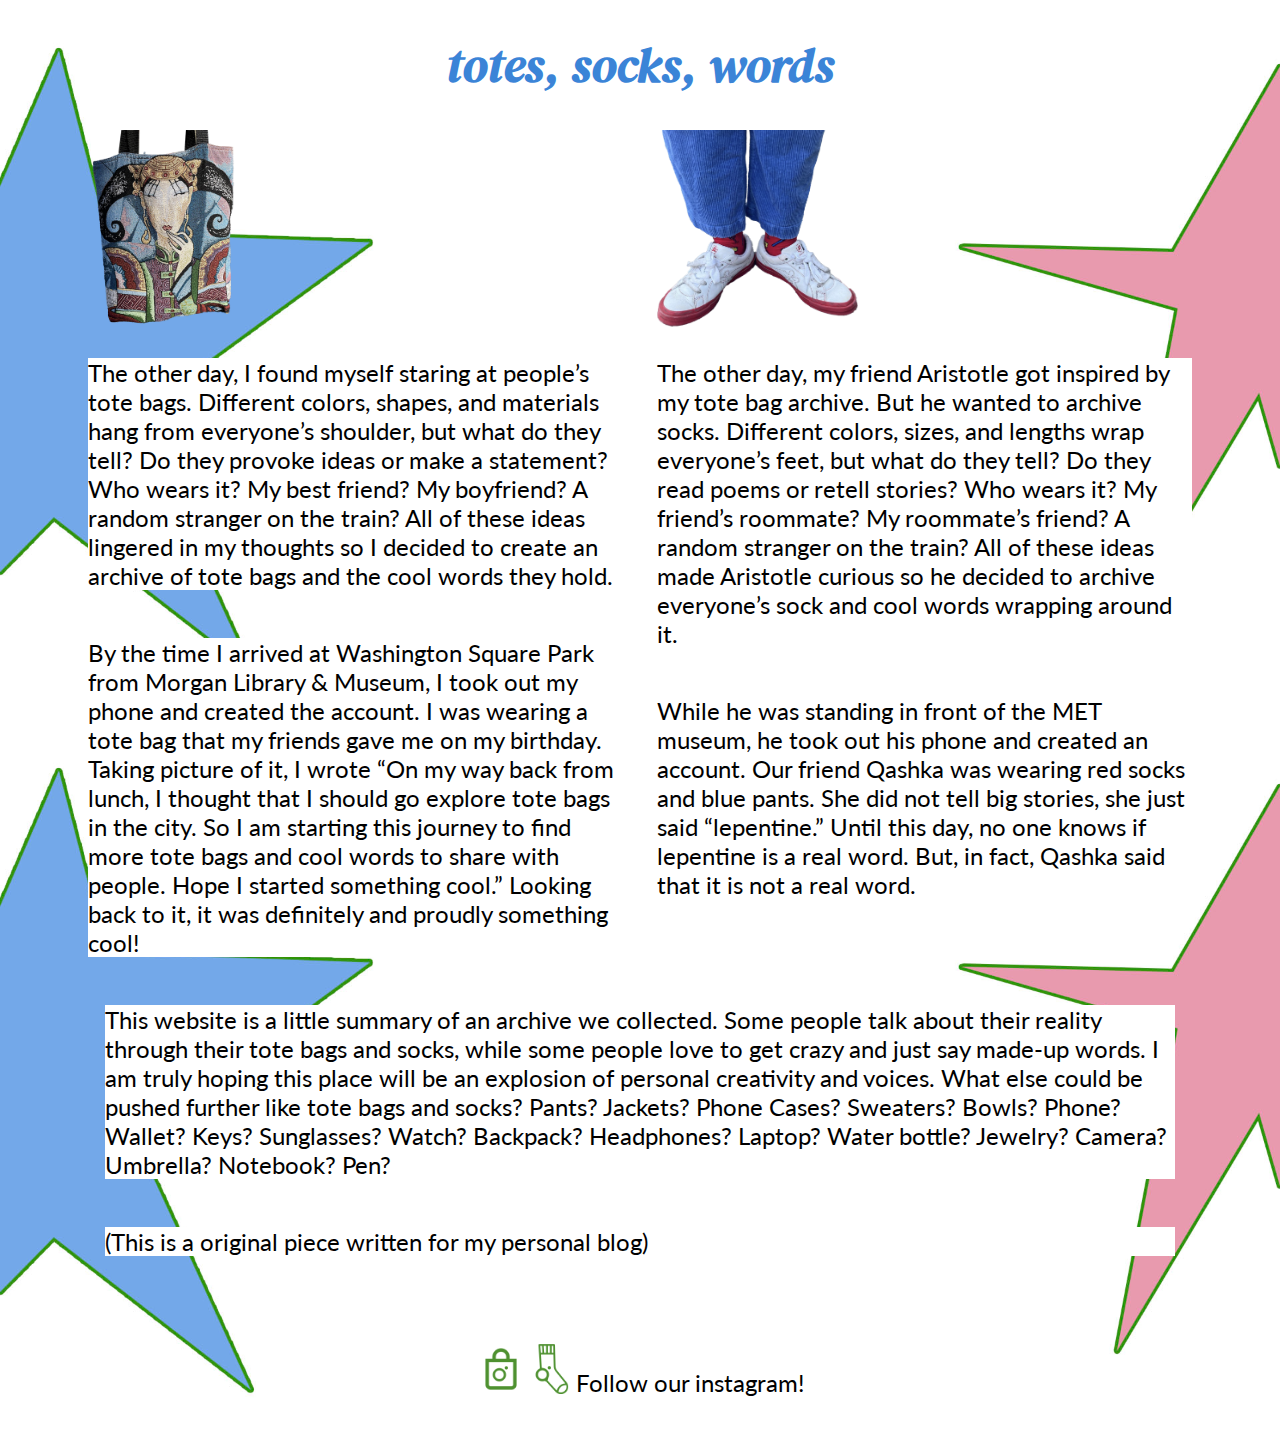
<file: index.html>
<!DOCTYPE html>
<html lang="en">
<head>
    <meta charset="UTF-8">
    <meta http-equiv="X-UA-Compatible" content="IE=edge">
    <meta name="viewport" content="width=device-width, initial-scale=1.0">
    <title>Totes Socks Words</title>
    <link rel="stylesheet" type="text/css" href="styles.css">
    <link rel="icon" type="image/png" href="images/favicon.png">
</head>
<body>
    <header>
        <h1><a href="totebag.html" title="Tote bags archive">totes,</a> <a href="socks.html" title="Socks archive">socks,</a> <a href="index.html" title="Homepage">words</a></h1>
    </header>
    
    <main id="homepage">
        <div id="homesect" class="a">
            <a href="totebag.html" title="Tote bags archive"><img src="images/firsttote.png" srcset="images/firsttote-2x.png 2x" width=auto height="200" alt="a blue tote bag with picture of a Mongolian queen" id="hometote"></a>
            <p id="totetext">The other day, I found myself staring at people’s tote bags. Different colors, shapes, and materials hang from everyone’s shoulder, but what do they tell? Do they provoke ideas or make a statement? Who wears it? My best friend? My boyfriend? A random stranger on the train? All of these ideas lingered in my thoughts so I decided to create an archive of tote bags and the cool words they hold.</p>
            <p id="totetext">By the time I arrived at Washington Square Park from Morgan Library & Museum, I took out my phone and created the account. I was wearing a tote bag that my friends gave me on my birthday. Taking picture of it, I wrote “On my way back from lunch, I thought that I should go explore tote bags in the city. So I am starting this journey to find more tote bags and cool words to share with people. Hope I started something cool.” Looking back to it, it was definitely and proudly something cool!</p>
        </div>
        <div id="homesect" class="b">
            <a href="socks.html" title="Socks archive"><img src="images/firstsocks.png" srcset="images/firstsocks-2x.png" width=auto height="200" alt="red socks, blue pants, white and red shoes" id="homesocks"></a>
            <p id="sockstext">The other day, my friend Aristotle got inspired by my tote bag archive. But he wanted to archive socks. Different colors, sizes, and lengths wrap everyone’s feet, but what do they tell? Do they read poems or retell stories? Who wears it? My friend’s roommate? My roommate’s friend? A random stranger on the train? All of these ideas made Aristotle curious so he decided to archive everyone’s sock and cool words wrapping around it.</p>
            <p id="sockstext"> While he was standing in front of the MET museum, he took out his phone and created an account. Our friend Qashka was wearing red socks and blue pants. She did not tell big stories, she just said “lepentine.” Until this day, no one knows if lepentine is a real word. But, in fact, Qashka said that it is not a real word.</p>
        </div>
        <div id="homesect" class="c">
            <p>This website is a little summary of an archive we collected. Some people talk about their reality through their tote bags and socks, while some people love to get crazy and just say made-up words. I am truly hoping this place will be an explosion of personal creativity and voices. What else could be pushed further like tote bags and socks? Pants? Jackets? Phone Cases? Sweaters? Bowls? Phone? Wallet? Keys? Sunglasses? Watch? Backpack? Headphones? Laptop? Water bottle? Jewelry? Camera? Umbrella? Notebook? Pen?</p>
            <p>(This is a original piece written for my personal blog)</p>
        </div>
    </main>
    <footer>
        <a href="https://www.instagram.com/totebagsandcoolwords/" target="_blank" title="Tote bag instagram archive"><img src="images/instatote.png" width="50" height="auto" alt="Instagram logo in a shape of tote bag"></a>
        <a href="https://www.instagram.com/socksandcoolwords/" target="_blank" title="Socks instagram archive"><img src="images/instasocks.png" width="50" height="auto" alt="Instagram logo in a shape of socks"></a>
        <p>Follow our instagram!</p>
    </footer>
    <script src= "home.js"> </script>
</body>
</html>
</file>
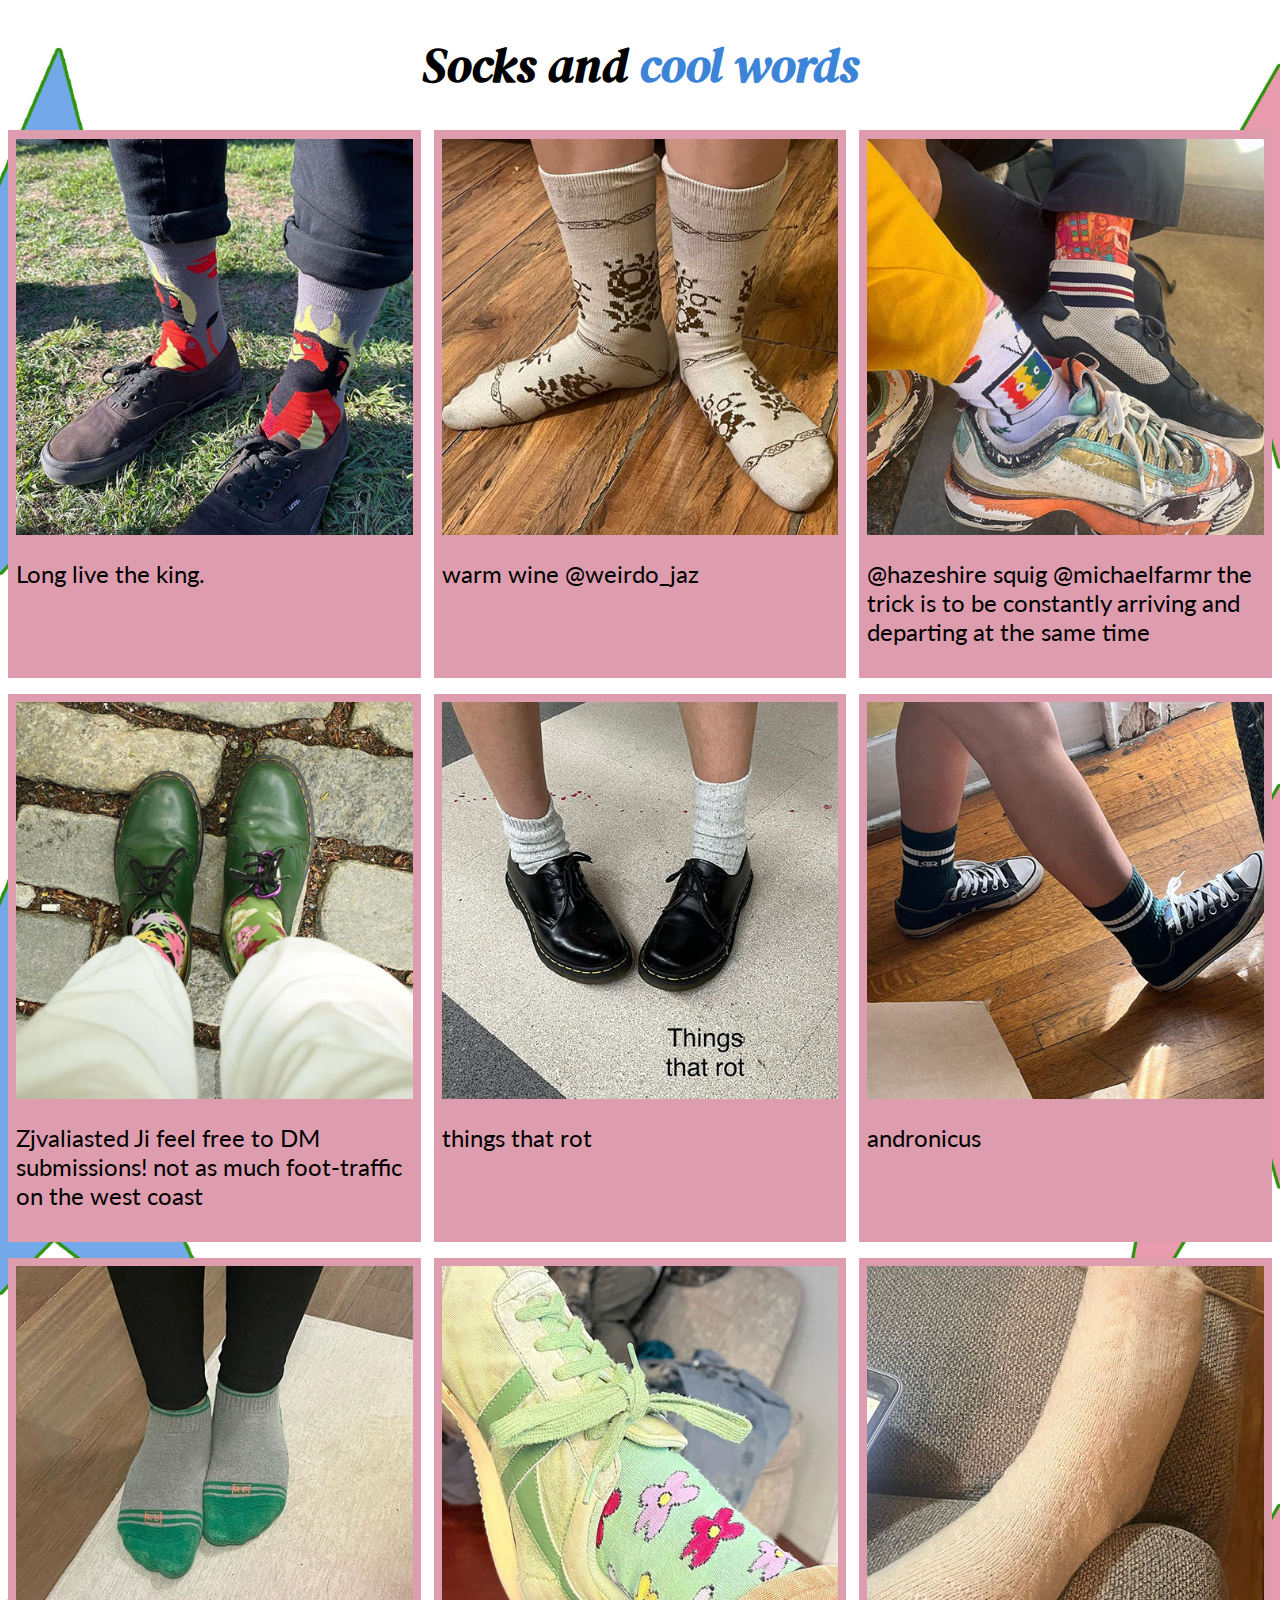
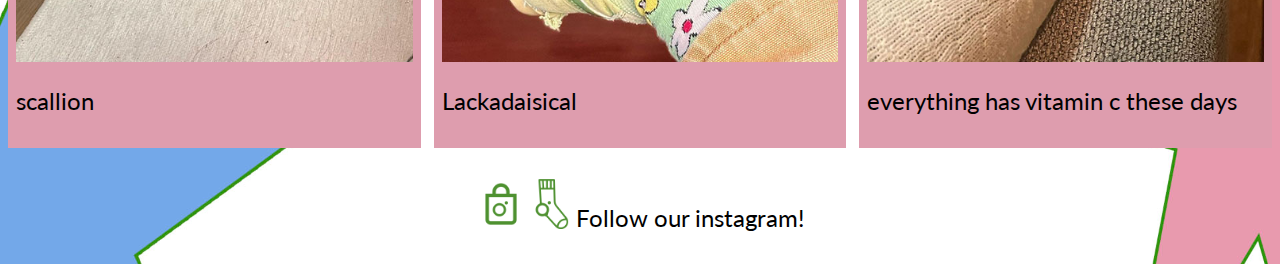
<file: socks.html>
<!DOCTYPE html>
<html lang="en">
<head>
    <meta charset="UTF-8">
    <meta http-equiv="X-UA-Compatible" content="IE=edge">
    <meta name="viewport" content="width=device-width, initial-scale=1.0">
    <link rel="stylesheet" type="text/css" href="styles.css">
    <title>Document</title>
    <link rel="icon" type="image/png" href="images/faviconsocks.png">
</head>
<body>
    <header>
        <h1>Socks and <a href="index.html" title="homepage">cool words</a></h1>
    </header>
    <main id="other">
        <div class = "box">
            <img src="images/socks1.jpg" id="socks" srcset="images/socks1-2x.jpg 2x" width="300" height="auto" alt="Socks with picture of scar from the Lion King">
            <p>Long live the king.</p>
        </div>
        <div class = "box">
            <img src="images/socks2.jpg" id="socks" srcset="images/socks2-2x.jpg 2x" width="300" height="auto" alt="Socks with beige color and pattern of flowers">
            <p>warm wine @weirdo_jaz</p>
        </div>
        <div class = "box">
            <img src="images/socks3.jpg" id="socks" srcset="images/socks3-2x.jpg 2x" width="300" height="auto" alt="Two different socks with pictures of colorful tv and a woman">
            <p>@hazeshire squig @michaelfarmr the trick is to be constantly arriving and departing at the same time</p>
        </div>
        <div class = "box">
            <img src="images/socks4.jpg" id="socks" srcset="images/socks4-2x.jpg 2x" width="300" height="auto" alt="Green socks with flowers. There are green shoes matching.">
            <p>Zjvaliasted Ji feel free to DM submissions! not as much foot-traffic on the west coast</p>
        </div>
        <div class = "box">
            <img src="images/socks5.jpg" id="socks" srcset="images/socks5-2x.jpg 2x" width="300" height="auto" alt="Grey socks with Dr Martens shoes. A text says Things that rot.">
            <p>things that rot</p>
        </div>
        <div class = "box">
            <img src="images/socks6.jpg" id="socks" srcset="images/socks6-2x.jpg 2x" width="300" height="auto" alt="Green socks with white stripes">
            <p>andronicus</p>
        </div>
        <div class = "box">
            <img src="images/socks7.jpg" id="socks" srcset="images/socks7-2x.jpg 2x" width="300" height="auto" alt="Grey socks with green stripes">
            <p>scallion</p>
        </div>
        <div class = "box">
            <img src="images/socks8.jpg" id="socks" srcset="images/socks8-2x.jpg 2x" width="300" height="auto" alt="Green socks with pink and yellow flowers">
            <p>Lackadaisical</p>
        </div>
        <div class = "box">
            <img src="images/socks9.jpg" id="socks" srcset="images/socks9-2x.jpg 2x" width="300" height="auto" alt="Beige-colored long woolen socks">
            <p>everything has vitamin c these days</p>
        </div>
       
    </main>
    <footer>
        <a href="https://www.instagram.com/totebagsandcoolwords/" target="_blank" title="Tote bag instagram archive"><img src="images/instatote.png" width="50" height="auto" alt="Instagram logo in a shape of tote bag"></a>
        <a href="https://www.instagram.com/socksandcoolwords/" target="_blank" title="Socks instagram archive"><img src="images/instasocks.png" width="50" height="auto" alt="Instagram logo in a shape of socks"></a>
        <p>Follow our instagram!</p>
    </footer>
    <script src= "socks.js"> </script>
</body>
</html>
</file>
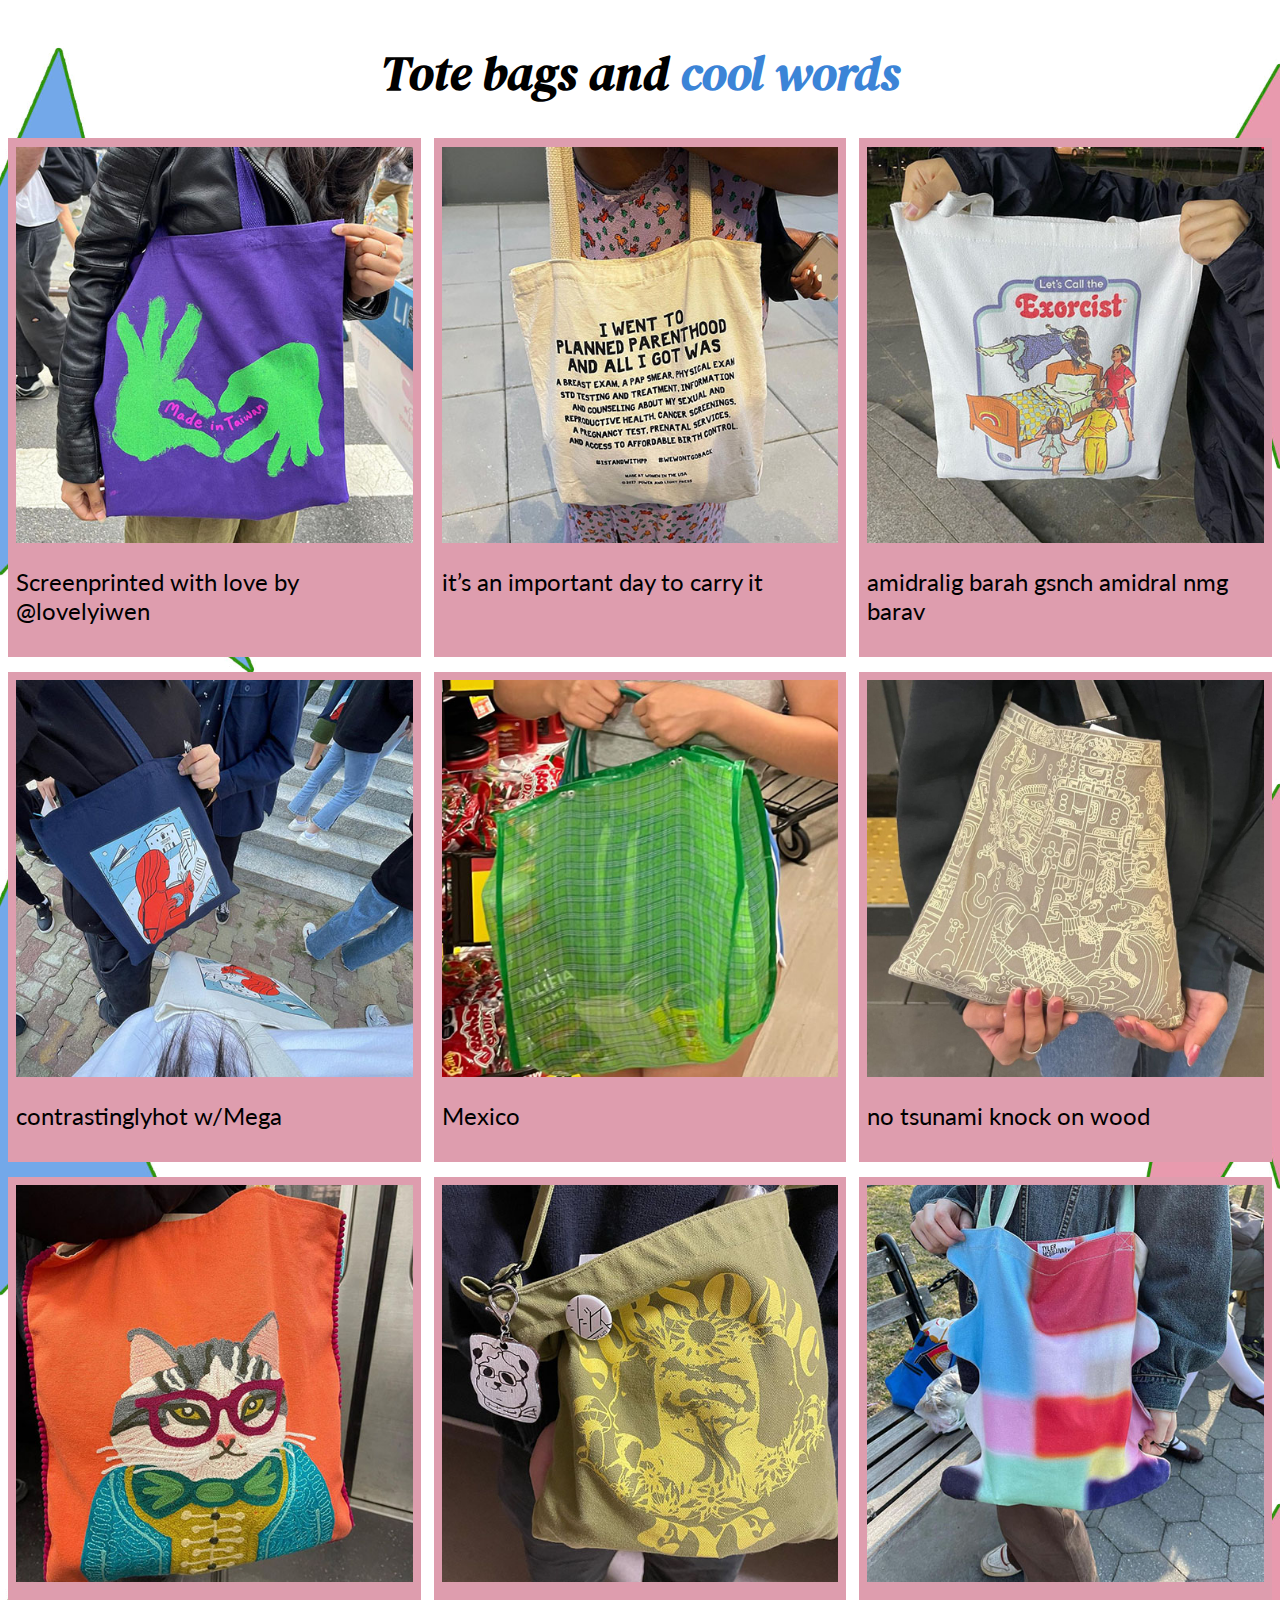
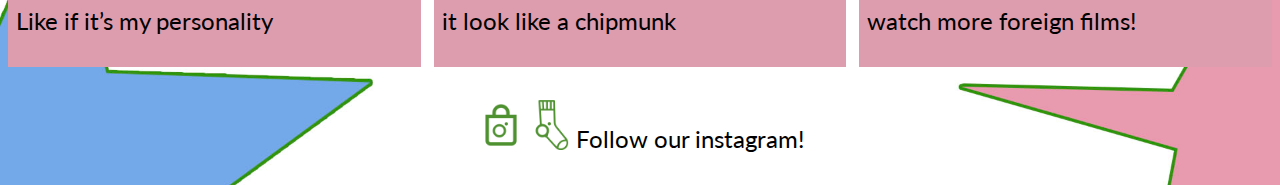
<file: totebag.html>
<!DOCTYPE html>
<html lang="en">
<head>
    <meta charset="UTF-8">
    <meta http-equiv="X-UA-Compatible" content="IE=edge">
    <meta name="viewport" content="width=device-width, initial-scale=1.0">
    <link rel="stylesheet" type="text/css" href="styles.css">
    <title>Tote Bags and Cool Words</title>
    <link rel="icon" type="image/png" href="images/favicontote.png">
</head>
<body id="totepage">
    <header>
        <h1>Tote bags and <a href="index.html" title="homepage">cool words</a></h1>
    </header>
    <main id="other">
        <div class="box">
            <img src="images/tote1.jpg" id = "tote" srcset="images/tote1-2x.jpg 2x" width="300" height="auto" alt="Purple tote bag with green hand making heart and says made in Taiwan.">
            <p>Screenprinted with love by @lovelyiwen</p>
        </div>
        <div class="box">
            <img src="images/tote2.jpg" id = "tote" srcset="images/tote2-2x.jpg 2x" width="300" height="auto" alt="A tote bag that tells a story of someone who went to a planned parenthood">
            <p>it’s an important day to carry it</p>
        </div>
        <div class="box">
            <img src="images/tote3.jpg" id = "tote" srcset="images/tote3-2x.jpg 2x" width="300" height="auto" alt="A funny tote bag with vintage image of exorcism">
            <p>amidralig barah gsnch amidral nmg barav</p>
        </div>
        <div class="box">
            <img src="images/tote4.jpg" id = "tote" srcset="images/tote4-2x.jpg 2x" width="300" height="auto" alt="Dark blue and white tote bags with picture of a student">
            <p>contrastinglyhot w/Mega</p>
        </div>
        <div class="box">
            <img src="images/tote5.jpg" id = "tote" srcset="images/tote5-2x.jpg 2x" width="300" height="auto" alt="Green transparent bag with groceries inside">
            <p>Mexico</p>
        </div>
        <div class="box">
            <img src="images/tote6.jpg" id = "tote" srcset="images/tote6-2x.jpg 2x" width="300" height="auto" alt="A tote bag with traditional patterns">
            <p>no tsunami knock on wood</p>
        </div>
        <div class="box">
            <img src="images/tote7.jpg" id = "tote" srcset="images/tote7-2x.jpg 2x" width="300" height="auto" alt="Orange tote bag with picture of geek classy cat">
            <p>Like if it’s my personality</p>
        </div>
        <div class="box">
            <img src="images/tote8.jpg" id = "tote" srcset="images/tote8-2x.jpg 2x" width="300" height="auto" alt="Merch tote bag of the band Subsonic Eye. The bag has pins and keychain.">
            <p>it look like a chipmunk</p>
        </div>
        <div class="box">
            <img src="images/tote9.jpg" id = "tote" srcset="images/tote9-2x.jpg 2x" width="300" height="auto" alt="Tote bag with unusual blobby shape and bright colors">
            <p>watch more foreign films!</p>
        </div>
    </main>
    <footer>
        <a href="https://www.instagram.com/totebagsandcoolwords/" target="_blank" title="Tote bag instagram archive"><img src="images/instatote.png" width="50" height="auto" alt="Instagram logo in a shape of tote bag"></a>
        <a href="https://www.instagram.com/socksandcoolwords/" target="_blank" title="Socks instagram archive"><img src="images/instasocks.png" width="50" height="auto" alt="Instagram logo in a shape of socks"></a>
        <p>Follow our instagram!</p>
    </footer>
    <script src= "totes.js"> </script>
</body>
</html>
</file>
<file: styles.css>
/* importing fonts */
@import url('https://fonts.googleapis.com/css2?family=DM+Serif+Display:ital@0;1&family=Lato:ital,wght@1,300&display=swap');

/* text styles */
h1{
    font-family: 'DM Serif Display', serif;    
    font-style: italic;
    font-size: 3em;
    text-align: center;
}

p{
    font-family: 'Lato', sans-serif;
    font-size: 1.5em;
  
}

#homepage > div > p{
    background-color: white;
}

a:visited{
    color: #3b84d7;
    text-decoration-line: none;

}
a:link{
    color: #3b84d7;
    text-decoration-line: none;
}
a:hover{
    color:#de9dae
}
a:active{
    color:#4e9130
}


/* layout styles */
main{
    margin-right: 5%;
    margin-left: 5%
}

/* Homepage on tablets and bigger devices */

@media (min-width:769px){
    #homepage{
        display: grid;
        grid-template-columns: 1fr 1fr;
        grid-auto-rows: minmax(100px, auto);
        grid-template-areas:
        "a b"
        "c c"
    }
}

.a{
    grid-area: a;
}
.b{
    grid-area: b;
}
.c{
    grid-area: c;
}

#homepage > div{
    margin-left: 3%;
    margin-right: 3%;
    display: flex;
    flex-direction: column;
    
}

#homepage > div > img{
    padding: 50%
}

#other{
    margin:auto;
}

img {
    max-width: 100%;
}

/* archive pages on tablet */
@media (min-width:769px){
    #other{
        display: grid;
        grid-template-columns: 1fr 1fr;
        grid-auto-rows: auto;
        gap: 1%;
        justify-content: space-around;
    }
}

/* archive pages on desktop or bigger */
@media (min-width:1000px){
    #other{
        display: grid;
        grid-template-columns: 1fr 1fr 1fr;
        grid-auto-rows: auto;
        gap: 1%;
        justify-content: space-around;
    }
}

#other > div{
    background-color: #de9dae;
    display:flex;
    flex-direction: column;
    justify-content: flex-start;
    padding:2%

}

#other > div > img{
    width: 100%;
    height: auto;
}

footer{
    display: flex;
    flex-direction: row;
    justify-content: center;
    padding-top: 5%;
}
footer>img{
    height: 50px;
    width:auto;
    padding-top: 1%;
}

#totepage{
    display: flex;
    flex-direction: column;
}

/* background */
body{
    background-image: url(images/background.jpg);
    background-size: contain;
    background-repeat: no-repeat;
}

@media (min-width:769px){
   body{
    background-repeat: repeat;
   }
}
</file>
